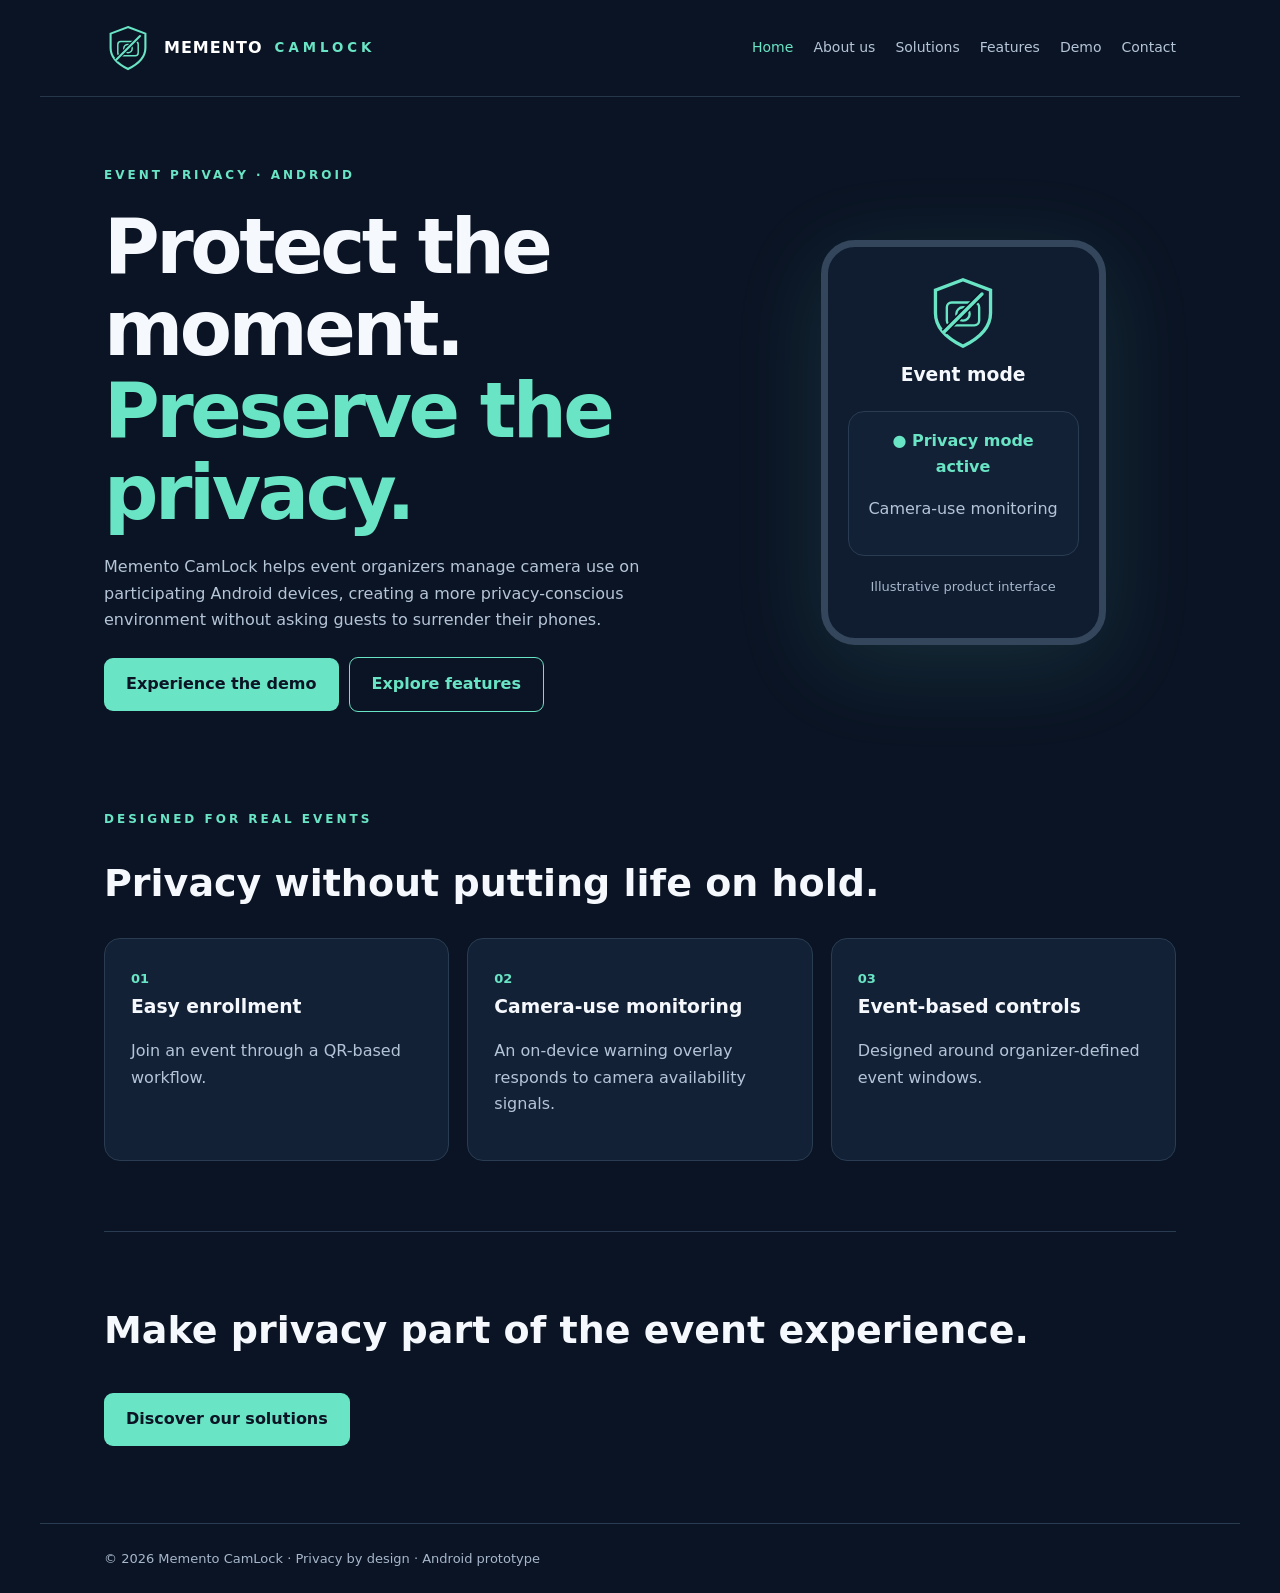
<file: index.html>
<!doctype html><html lang="en"><head><meta charset="utf-8"><meta name="viewport" content="width=device-width,initial-scale=1"><title>Privacy for every moment | Memento CamLock</title><meta name="description" content="Memento CamLock — privacy-focused camera-use management for Android events."><link rel="icon" href="logo.svg"><link rel="stylesheet" href="style.css"></head><body><header><a class="brand" href="index.html"><img src="logo.svg" alt="">MEMENTO<small>CAMLOCK</small></a><nav aria-label="Main navigation"><a href="index.html" aria-current="page">Home</a><a href="about.html">About us</a><a href="solutions.html">Solutions</a><a href="features.html">Features</a><a href="demo.html">Demo</a><a href="contact.html">Contact</a></nav></header><main><section class="hero"><div><div class="eyebrow">Event privacy · Android</div><h1>Protect the moment.<br><span class="accent">Preserve the privacy.</span></h1><p>Memento CamLock helps event organizers manage camera use on participating Android devices, creating a more privacy-conscious environment without asking guests to surrender their phones.</p><a class="btn" href="demo.html">Experience the demo</a><a class="btn secondary" href="features.html">Explore features</a></div><div class="phone"><img src="logo.svg" alt="Memento shield"><h3>Event mode</h3><div class="panel"><div class="status">● Privacy mode active</div><p>Camera-use monitoring</p></div><p class="muted">Illustrative product interface</p></div></section><section><div class="eyebrow">Designed for real events</div><h2>Privacy without putting life on hold.</h2><div class="grid"><article class="card"><span>01</span><h3>Easy enrollment</h3><p>Join an event through a QR-based workflow.</p></article><article class="card"><span>02</span><h3>Camera-use monitoring</h3><p>An on-device warning overlay responds to camera availability signals.</p></article><article class="card"><span>03</span><h3>Event-based controls</h3><p>Designed around organizer-defined event windows.</p></article></div></section><section class="banner"><h2>Make privacy part of the event experience.</h2><a class="btn" href="solutions.html">Discover our solutions</a></section></main><footer>© 2026 Memento CamLock · Privacy by design · Android prototype</footer></body></html>
</file>
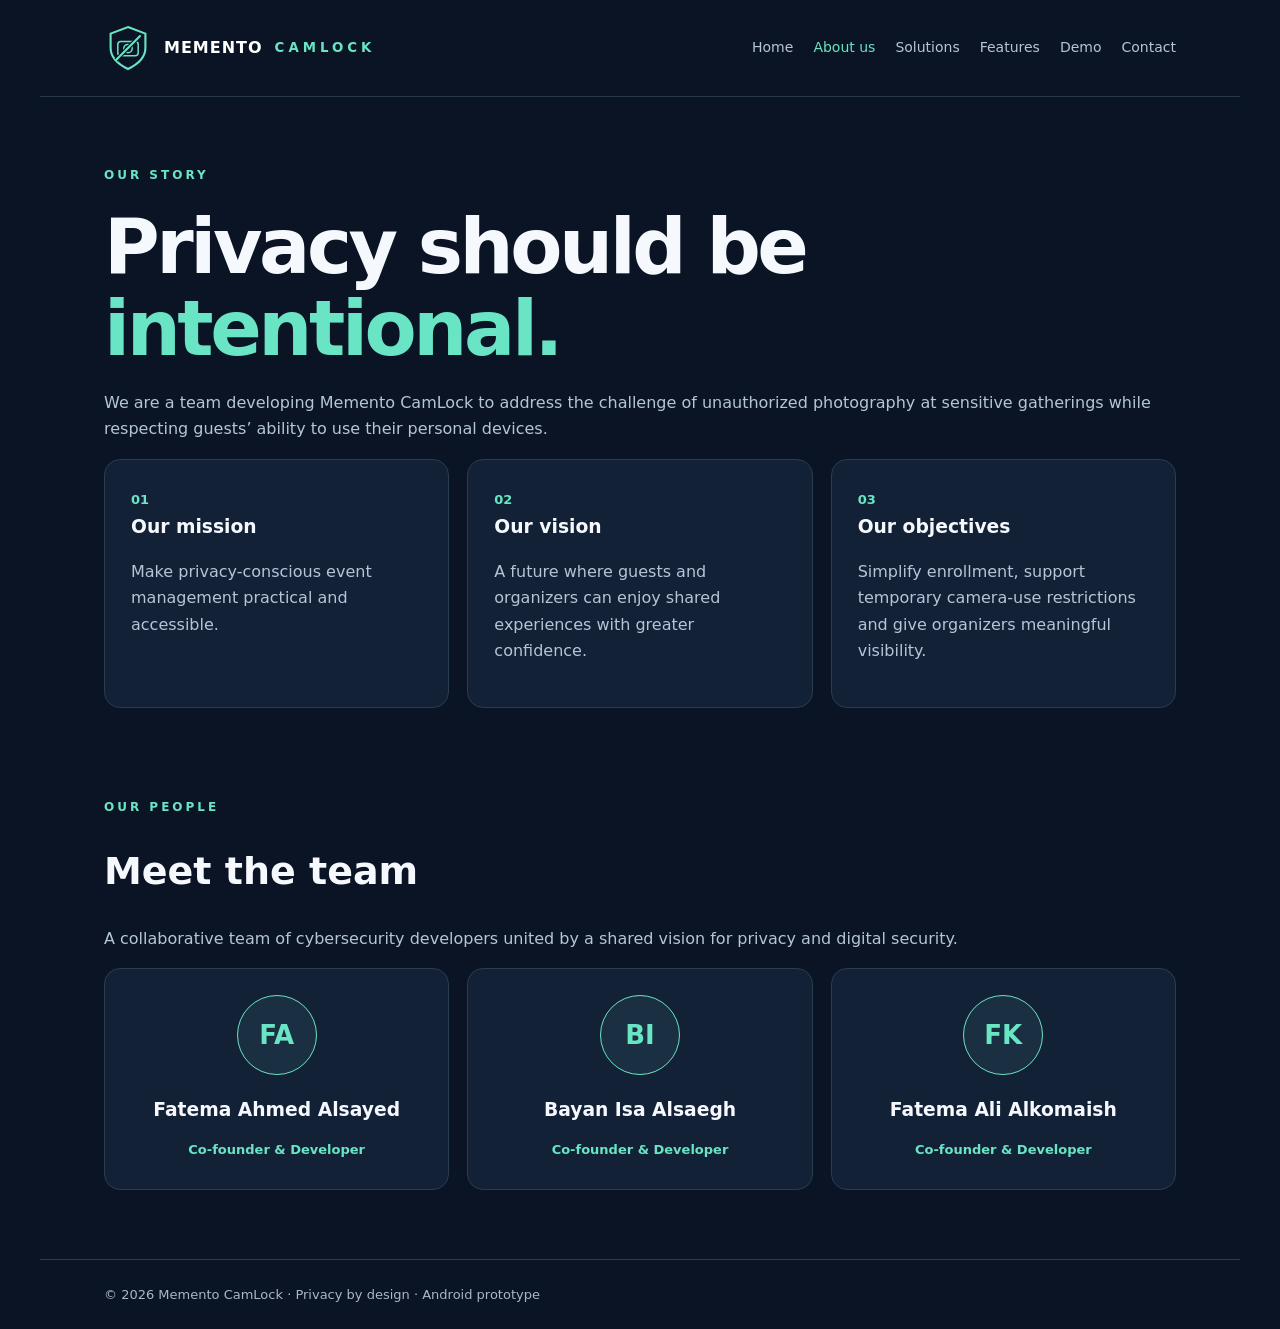
<file: about.html>
<!doctype html>
<html lang="en">
  <head>
    <meta charset="utf-8">
    <meta name="viewport" content="width=device-width,initial-scale=1">
    <title>About us | Memento CamLock</title>
    <meta name="description" content="Memento CamLock — privacy-focused camera-use management for Android events.">
    <link rel="icon" href="logo.svg"><link rel="stylesheet" href="style.css"></head>
  <body><header>
    <a class="brand" href="index.html">
      <img src="logo.svg" alt="">MEMENTO
      <small>CAMLOCK</small>
    </a>
    <nav aria-label="Main navigation">
      <a href="index.html">Home</a>
      <a href="about.html" aria-current="page">About us</a>
      <a href="solutions.html">Solutions</a>
      <a href="features.html">Features</a><a href="demo.html">Demo</a>
      <a href="contact.html">Contact</a></nav></header>
    <main>
      <section>
        <div class="eyebrow">Our story</div>
        <h1>Privacy should be 
          <span class="accent">intentional.</span></h1>
        <p>We are a team developing Memento CamLock to address the challenge of unauthorized photography at sensitive gatherings while respecting guests’ ability to use their personal devices.</p>
        <div class="grid">
          <article class="card"><span>01</span>
            <h3>Our mission</h3>
            <p>Make privacy-conscious event management practical and accessible.</p>
          </article>
          <article class="card"><span>02</span><h3>Our vision</h3>
            <p>A future where guests and organizers can enjoy shared experiences with greater confidence.</p></article>
          <article class="card"><span>03</span><h3>Our objectives</h3>
            <p>Simplify enrollment, support temporary camera-use restrictions and give organizers meaningful visibility.</p></article></div></section>
      
<section>
    <div class="eyebrow">Our people</div>
    <h2>Meet the team</h2>
    <p>A collaborative team of cybersecurity developers united by a shared vision for privacy and digital security.</p>

    <div class="grid">
        <article class="card" style="text-align:center">
            <div class="avatar">FA</div>
            <h3>Fatema Ahmed Alsayed</h3>
            <span>Co-founder & Developer</span>
        </article>

        <article class="card" style="text-align:center">
            <div class="avatar">BI</div>
            <h3>Bayan Isa Alsaegh</h3>
            <span>Co-founder & Developer</span>
        </article>

        <article class="card" style="text-align:center">
            <div class="avatar">FK</div>
            <h3>Fatema Ali Alkomaish</h3>
            <span>Co-founder & Developer</span>
        </article>
    </div>
</section>
    </main>
    <footer>© 2026 Memento CamLock · Privacy by design · Android prototype</footer>
  </body>
</html>
</file>
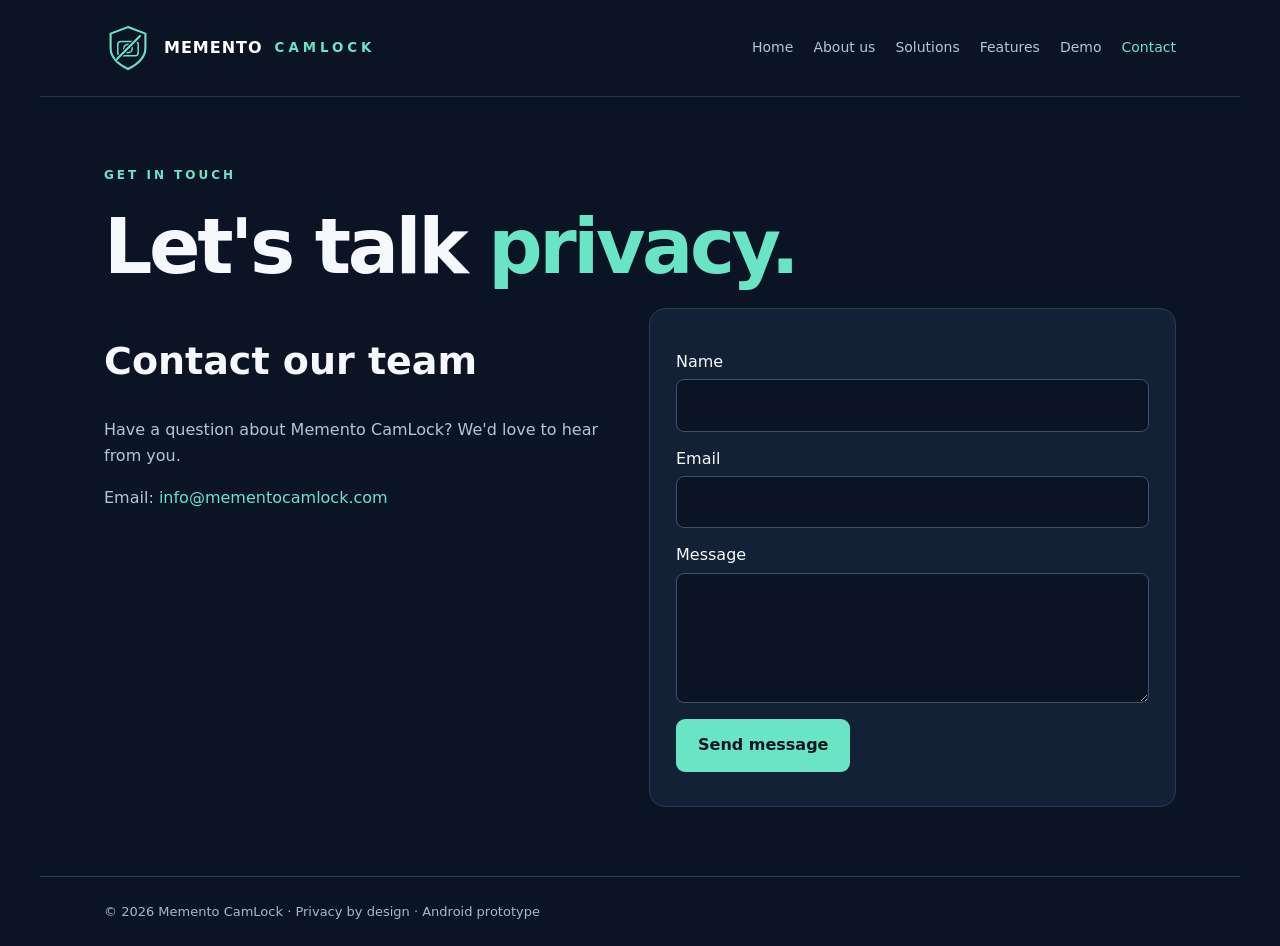
<file: contact.html>
<!doctype html>
<html lang="en">
  <head>
    <meta charset="utf-8">
    <meta name="viewport" content="width=device-width,initial-scale=1">
    <title>Contact | Memento CamLock</title>
    <meta name="description" content="Memento CamLock — privacy-focused camera-use management for Android events.">
    <link rel="icon" href="logo.svg"><link rel="stylesheet" href="style.css">
  </head><body>
    <header>
      <a class="brand" href="index.html">
        <img src="logo.svg" alt="">MEMENTO
        <small>CAMLOCK</small>
      </a>
      <nav aria-label="Main navigation">
        <a href="index.html">Home</a>
        <a href="about.html">About us</a>
        <a href="solutions.html">Solutions</a>
        <a href="features.html">Features</a>
        <a href="demo.html">Demo</a>
        <a href="contact.html" aria-current="page">Contact</a>
      </nav>
    </header>
    <main>
      <section>
        <div class="eyebrow">Get in touch</div>
        <h1>Let's talk <span class="accent">privacy.</span>
        </h1>
        <div class="grid">
          <div>
            <h2>Contact our team</h2>
            <p>Have a question about Memento CamLock? We'd love to hear from you.</p>
            <p>Email: <a href="mailto:info@mementocamlock.com">info@mementocamlock.com</a></p>
          </div><div class="panel">
            <form id="contact" action="https://formspree.io/f/mppdbllz" method="POST">
              <label for="name">Name</label>
              <input id="name" name="name" required>
              <label for="email">Email</label>
              <input id="email" name="email" type="email" required>
              <label for="message">Message</label>
              <textarea id="message" name="message" required></textarea>
              <button type="submit">Send message</button>
            </form>
          </div></div></section>
    </main>
    <footer>© 2026 Memento CamLock · Privacy by design · Android prototype</footer>
  </body>
</html>
</file>
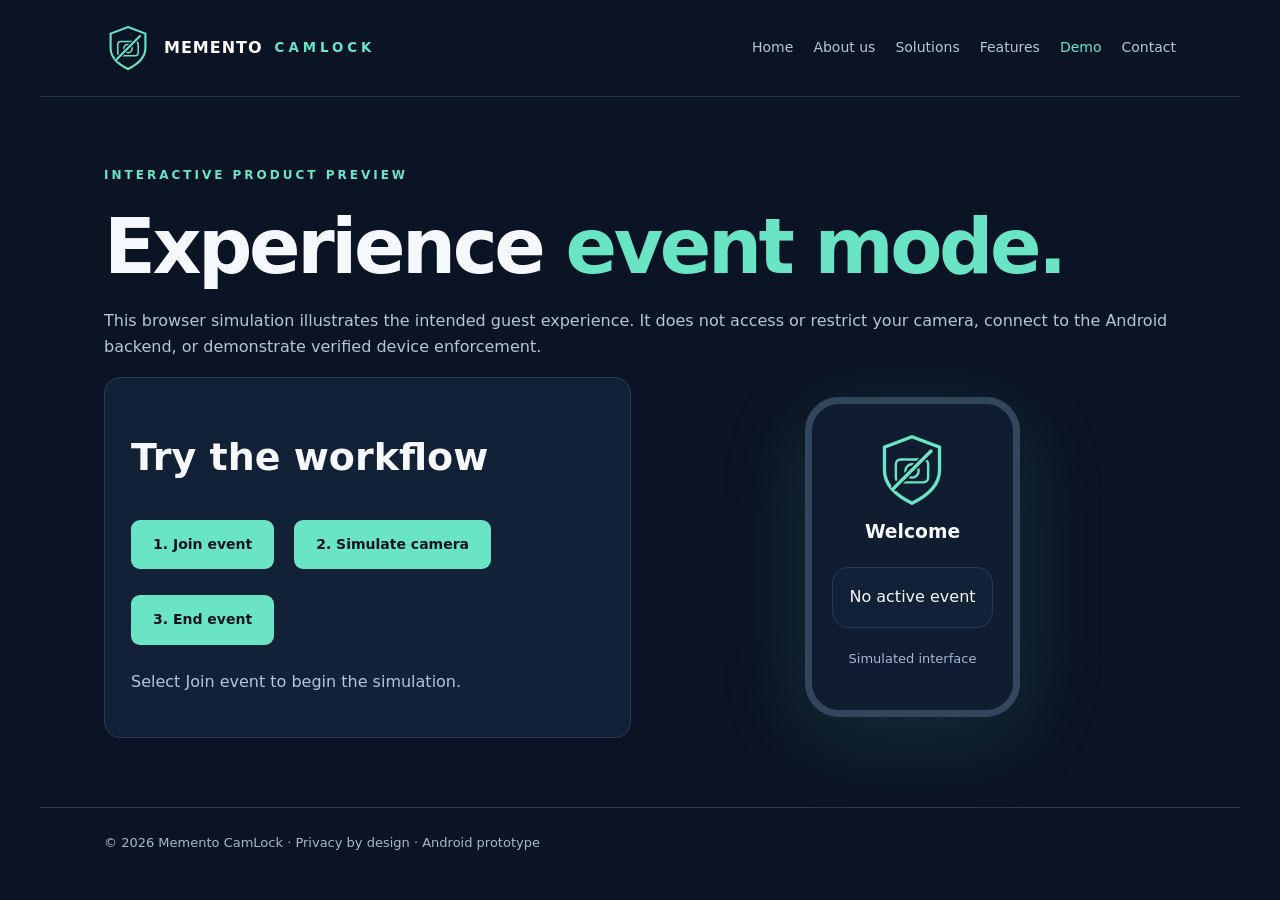
<file: demo.html>
<!doctype html><html lang="en"><head><meta charset="utf-8"><meta name="viewport" content="width=device-width,initial-scale=1"><title>Interactive demo | Memento CamLock</title><meta name="description" content="Memento CamLock — privacy-focused camera-use management for Android events."><link rel="icon" href="logo.svg"><link rel="stylesheet" href="style.css"></head><body><header><a class="brand" href="index.html"><img src="logo.svg" alt="">MEMENTO<small>CAMLOCK</small></a><nav aria-label="Main navigation"><a href="index.html">Home</a><a href="about.html">About us</a><a href="solutions.html">Solutions</a><a href="features.html">Features</a><a href="demo.html" aria-current="page">Demo</a><a href="contact.html">Contact</a></nav></header><main><section><div class="eyebrow">Interactive product preview</div><h1>Experience <span class="accent">event mode.</span></h1><p>This browser simulation illustrates the intended guest experience. It does not access or restrict your camera, connect to the Android backend, or demonstrate verified device enforcement.</p><div class="grid"><div class="panel"><h2>Try the workflow</h2><div class="steps"><button onclick="show(1)">1. Join event</button><button onclick="show(2)">2. Simulate camera</button><button onclick="show(3)">3. End event</button></div><p id="explain" aria-live="polite">Select Join event to begin the simulation.</p></div><div class="phone"><img src="logo.svg" alt=""><h3 id="screen">Welcome</h3><div class="panel" id="state">No active event</div><p class="muted">Simulated interface</p></div></div></section><script>let active=false;function show(n){let s=document.getElementById('screen'),t=document.getElementById('state'),e=document.getElementById('explain');if(n===1){active=true;s.textContent='Event mode';t.textContent='Privacy mode active';e.textContent='Simulated enrollment completed.'}if(n===2){if(!active){e.textContent='Join the event first.';return}s.textContent='Camera-use warning';t.textContent='Please return to Memento CamLock';e.textContent='Illustrates a warning overlay responding to a camera availability signal.'}if(n===3){active=false;s.textContent='Event ended';t.textContent='No active event';e.textContent='Illustrates the intended end-of-event workflow.'}}</script></main><footer>© 2026 Memento CamLock · Privacy by design · Android prototype</footer></body></html>
</file>
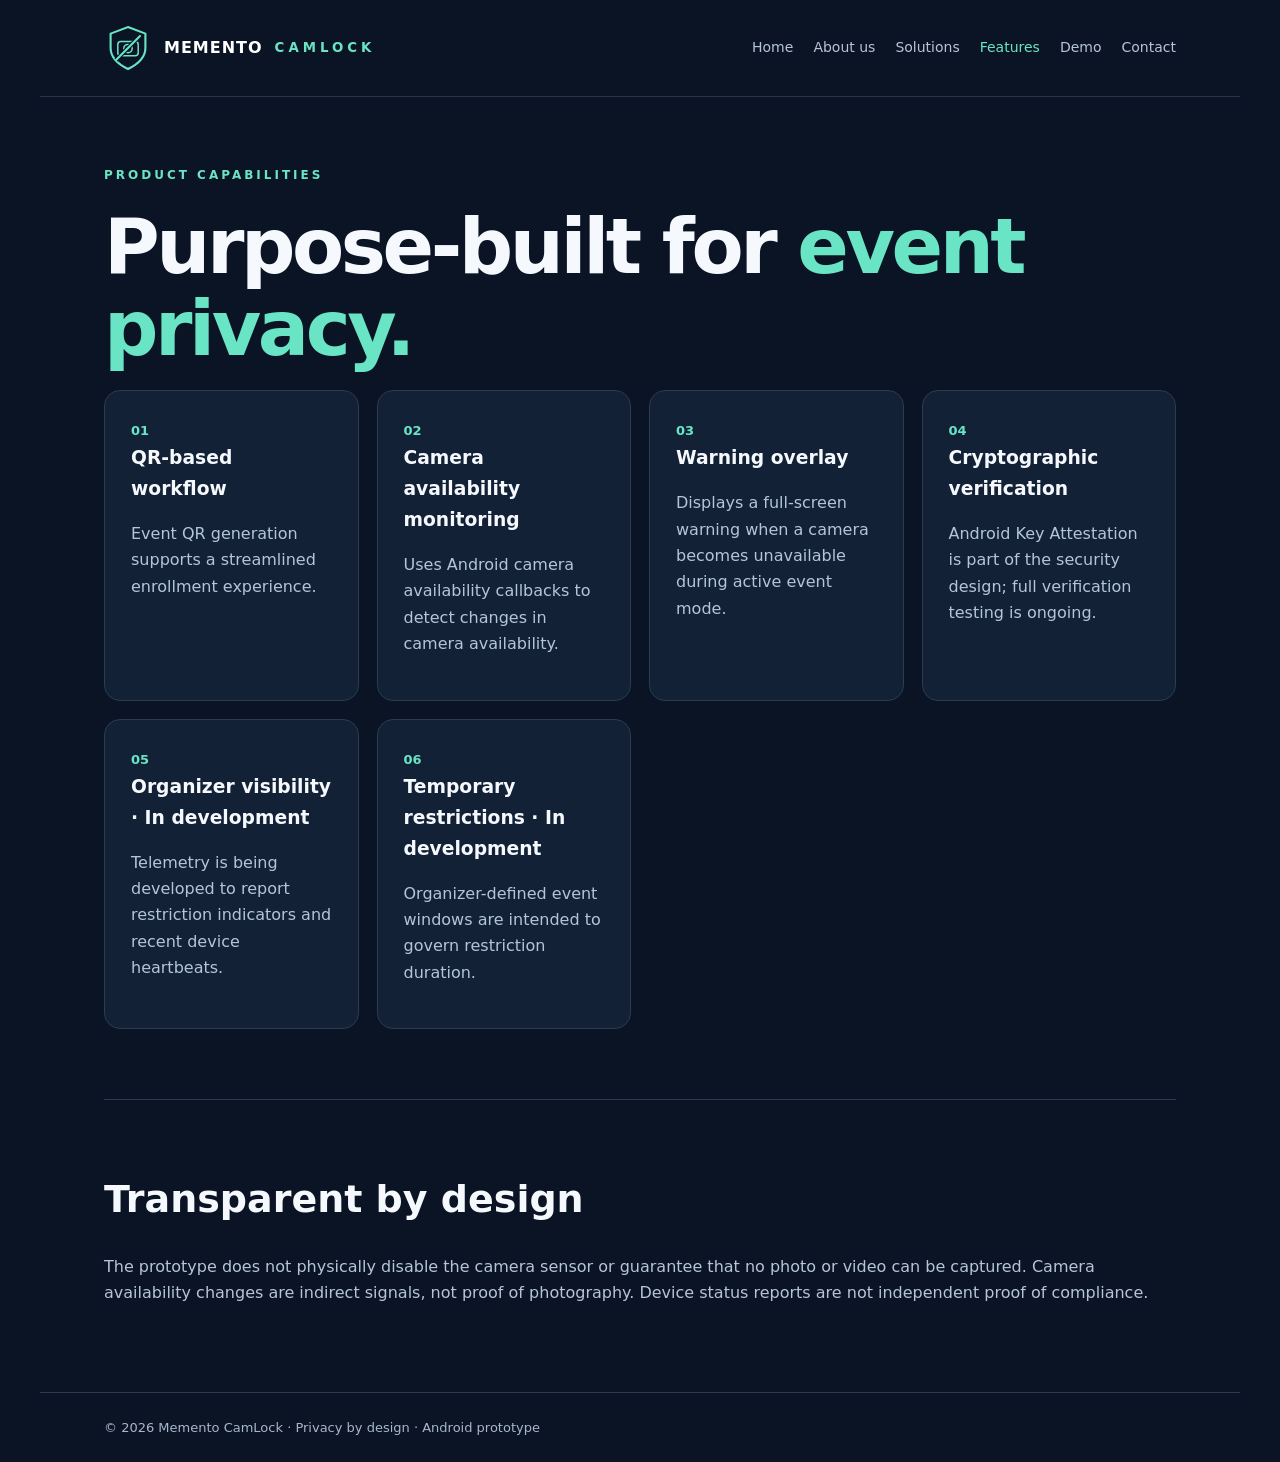
<file: features.html>
<!doctype html><html lang="en"><head><meta charset="utf-8"><meta name="viewport" content="width=device-width,initial-scale=1"><title>Product features | Memento CamLock</title><meta name="description" content="Memento CamLock — privacy-focused camera-use management for Android events."><link rel="icon" href="logo.svg"><link rel="stylesheet" href="style.css"></head><body><header><a class="brand" href="index.html"><img src="logo.svg" alt="">MEMENTO<small>CAMLOCK</small></a><nav aria-label="Main navigation"><a href="index.html">Home</a><a href="about.html">About us</a><a href="solutions.html">Solutions</a><a href="features.html" aria-current="page">Features</a><a href="demo.html">Demo</a><a href="contact.html">Contact</a></nav></header><main><section><div class="eyebrow">Product capabilities</div><h1>Purpose-built for <span class="accent">event privacy.</span></h1><div class="grid"><article class="card"><span>01</span><h3>QR-based workflow</h3><p>Event QR generation supports a streamlined enrollment experience.</p></article><article class="card"><span>02</span><h3>Camera availability monitoring</h3><p>Uses Android camera availability callbacks to detect changes in camera availability.</p></article><article class="card"><span>03</span><h3>Warning overlay</h3><p>Displays a full-screen warning when a camera becomes unavailable during active event mode.</p></article><article class="card"><span>04</span><h3>Cryptographic verification</h3><p>Android Key Attestation is part of the security design; full verification testing is ongoing.</p></article><article class="card"><span>05</span><h3>Organizer visibility · In development</h3><p>Telemetry is being developed to report restriction indicators and recent device heartbeats.</p></article><article class="card"><span>06</span><h3>Temporary restrictions · In development</h3><p>Organizer-defined event windows are intended to govern restriction duration.</p></article></div></section><section class="banner"><h2>Transparent by design</h2><p>The prototype does not physically disable the camera sensor or guarantee that no photo or video can be captured. Camera availability changes are indirect signals, not proof of photography. Device status reports are not independent proof of compliance.</p></section></main><footer>© 2026 Memento CamLock · Privacy by design · Android prototype</footer></body></html>
</file>
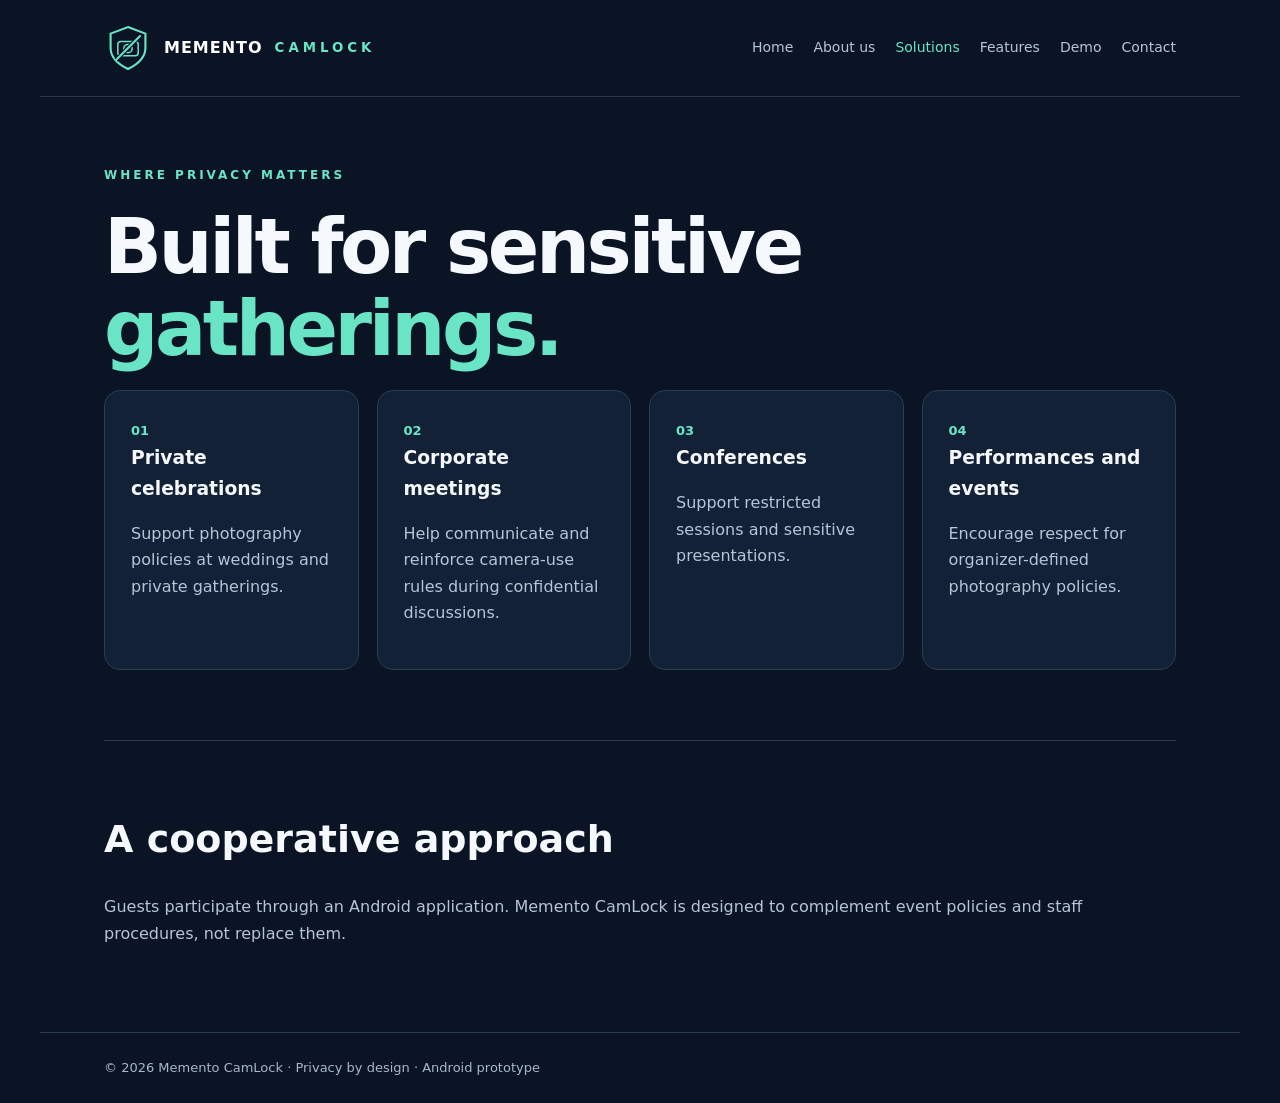
<file: solutions.html>
<!doctype html><html lang="en"><head><meta charset="utf-8"><meta name="viewport" content="width=device-width,initial-scale=1"><title>Solutions | Memento CamLock</title><meta name="description" content="Memento CamLock — privacy-focused camera-use management for Android events."><link rel="icon" href="logo.svg"><link rel="stylesheet" href="style.css"></head><body><header><a class="brand" href="index.html"><img src="logo.svg" alt="">MEMENTO<small>CAMLOCK</small></a><nav aria-label="Main navigation"><a href="index.html">Home</a><a href="about.html">About us</a><a href="solutions.html" aria-current="page">Solutions</a><a href="features.html">Features</a><a href="demo.html">Demo</a><a href="contact.html">Contact</a></nav></header><main><section><div class="eyebrow">Where privacy matters</div><h1>Built for sensitive <span class="accent">gatherings.</span></h1><div class="grid"><article class="card"><span>01</span><h3>Private celebrations</h3><p>Support photography policies at weddings and private gatherings.</p></article><article class="card"><span>02</span><h3>Corporate meetings</h3><p>Help communicate and reinforce camera-use rules during confidential discussions.</p></article><article class="card"><span>03</span><h3>Conferences</h3><p>Support restricted sessions and sensitive presentations.</p></article><article class="card"><span>04</span><h3>Performances and events</h3><p>Encourage respect for organizer-defined photography policies.</p></article></div></section><section class="banner"><h2>A cooperative approach</h2><p>Guests participate through an Android application. Memento CamLock is designed to complement event policies and staff procedures, not replace them.</p></section></main><footer>© 2026 Memento CamLock · Privacy by design · Android prototype</footer></body></html>
</file>
<file: style.css>
/* ==============================
   GLOBAL STYLES
   ============================== */

* {
    box-sizing: border-box;
}

body {
    margin: 0;
    background: #0b1424;
    color: #f5f8fc;
    font: 16px/1.65 system-ui, sans-serif;
}

a {
    color: #69e4c4;
    text-decoration: none;
}


/* ==============================
   PAGE LAYOUT
   ============================== */

header,
main,
footer {
    max-width: 1200px;
    margin: auto;
    padding: 24px 5%;
}

section {
    padding: 45px 0;
}


/* ==============================
   HEADER AND BRANDING
   ============================== */

header {
    display: flex;
    align-items: center;
    justify-content: space-between;
    gap: 20px;
    flex-wrap: wrap;
    border-bottom: 1px solid #26364b;
}

.brand {
    display: flex;
    align-items: center;
    gap: 12px;
    color: white;
    font-weight: 800;
    letter-spacing: 1px;
    line-height: 1.2;
}

.brand img {
    width: 48px;
}

.brand small {
    display: block;
    color: #69e4c4;
    letter-spacing: 4px;
}


/* ==============================
   NAVIGATION
   ============================== */

nav {
    display: flex;
    gap: 20px;
    flex-wrap: wrap;
}

nav a {
    color: #b5c5d8;
    font-size: 14px;
}

nav a:hover,
nav a[aria-current] {
    color: #69e4c4;
}


/* ==============================
   TYPOGRAPHY
   ============================== */

h1 {
    font-size: clamp(40px, 6vw, 76px);
    line-height: 1.08;
    letter-spacing: -0.045em;
    margin: 20px 0;
}

h2 {
    font-size: clamp(25px, 3vw, 38px);
    line-height: 1.2;
}

h3 {
    margin: 0 0 10px;
}

p {
    color: #b5c5d8;
}

.eyebrow {
    color: #69e4c4;
    text-transform: uppercase;
    letter-spacing: 3px;
    font-size: 12px;
    font-weight: 700;
}

.accent {
    color: #69e4c4;
}

.muted {
    font-size: 13px;
    color: #a7b7cc;
}


/* ==============================
   HERO SECTION
   ============================== */

.hero {
    display: grid;
    grid-template-columns: 1.4fr 1fr;
    align-items: center;
    gap: 50px;
    min-height: 490px;
}


/* ==============================
   BUTTONS
   ============================== */

.btn,
button {
    display: inline-block;
    background: #69e4c4;
    color: #0b1424;
    border: 0;
    border-radius: 9px;
    padding: 13px 22px;
    font: inherit;
    font-weight: 750;
    cursor: pointer;
    margin: 8px 10px 8px 0;
}

.secondary {
    background: transparent;
    color: #69e4c4;
    border: 1px solid #69e4c4;
}

button:disabled {
    opacity: 0.5;
    cursor: not-allowed;
}


/* ==============================
   GRIDS, CARDS AND PANELS
   ============================== */

.grid {
    display: grid;
    grid-template-columns: repeat(auto-fit, minmax(235px, 1fr));
    gap: 18px;
}

.card,
.panel {
    background: #132136;
    border: 1px solid #293c52;
    border-radius: 16px;
    padding: 26px;
}

.card span {
    color: #69e4c4;
    font-weight: 700;
    font-size: 13px;
}


/* ==============================
   TEAM MEMBER AVATARS
   ============================== */

.avatar {
    width: 80px;
    height: 80px;
    border-radius: 50%;
    background: rgba(105, 228, 196, 0.08);
    border: 1px solid #69e4c4;
    color: #69e4c4;
    display: flex;
    align-items: center;
    justify-content: center;
    font-size: 26px;
    font-weight: 700;
    margin: 0 auto 20px;
}


/* ==============================
   PHONE MOCKUP
   ============================== */

.phone {
    max-width: 285px;
    margin: auto;
    border: 7px solid #34465c;
    border-radius: 34px;
    padding: 28px 20px;
    background: #101d30;
    box-shadow: 0 20px 90px #69e4c420;
    text-align: center;
}

.phone img {
    width: 76px;
}

.phone .panel {
    padding: 16px;
    margin: 20px 0;
}


/* ==============================
   INTERACTIVE DEMO
   ============================== */

.steps {
    display: flex;
    gap: 10px;
    flex-wrap: wrap;
}

.steps button {
    font-size: 14px;
}

.status {
    color: #69e4c4;
    font-weight: 700;
}


/* ==============================
   CONTACT FORM
   ============================== */

label {
    display: block;
    margin: 14px 0 4px;
}

input,
textarea {
    width: 100%;
    background: #0b1424;
    color: white;
    border: 1px solid #40516a;
    padding: 12px;
    border-radius: 8px;
    font: inherit;
}

textarea {
    min-height: 130px;
}


/* ==============================
   BANNER AND FOOTER
   ============================== */

.banner {
    border-top: 1px solid #293c52;
    margin-top: 25px;
}

footer {
    border-top: 1px solid #293c52;
    color: #a7b7cc;
    font-size: 13px;
}


/* ==============================
   ACCESSIBILITY
   ============================== */

a:focus-visible,
button:focus-visible {
    outline: 3px solid white;
    outline-offset: 4px;
}


/* ==============================
   MOBILE RESPONSIVE DESIGN
   ============================== */

@media (max-width: 720px) {

    .hero {
        grid-template-columns: 1fr;
        gap: 20px;
    }

    section {
        padding: 25px 0;
    }

    nav {
        gap: 12px;
    }

    header {
        padding: 18px 5%;
    }

}
</file>
